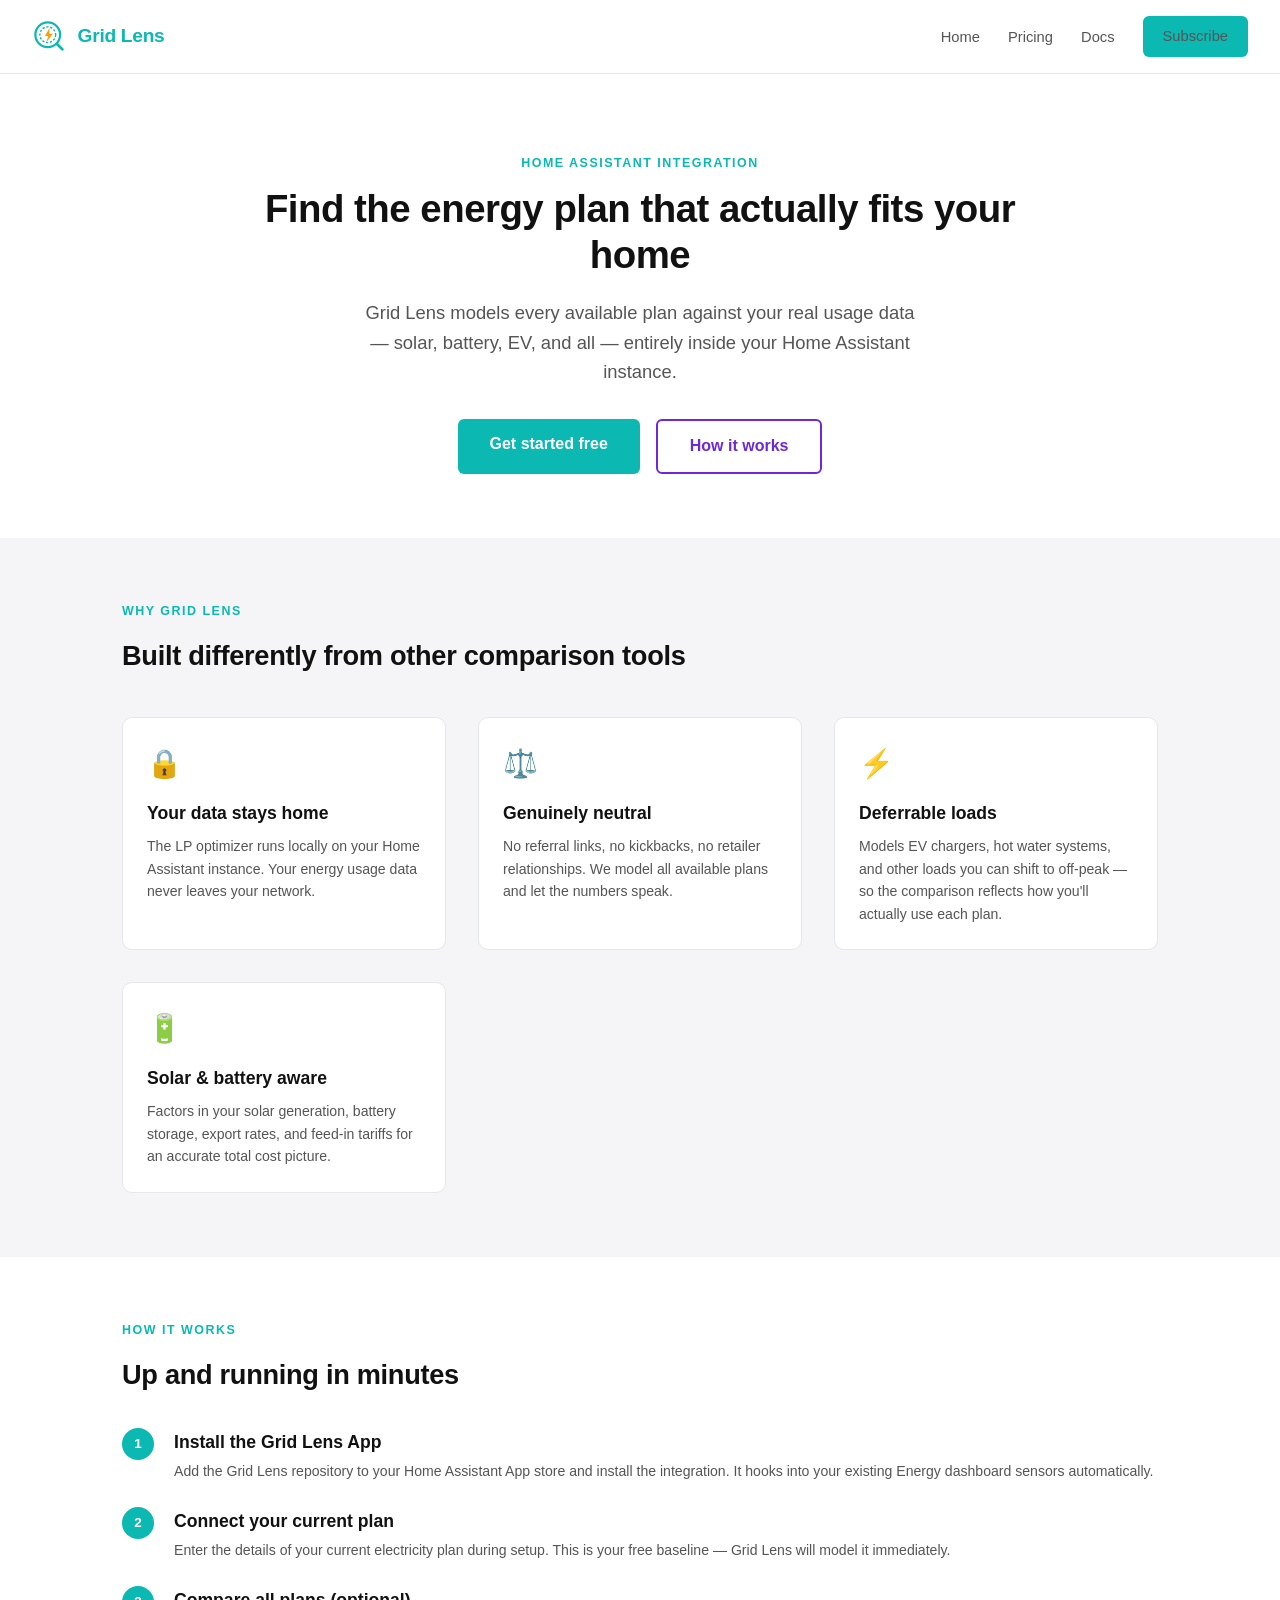
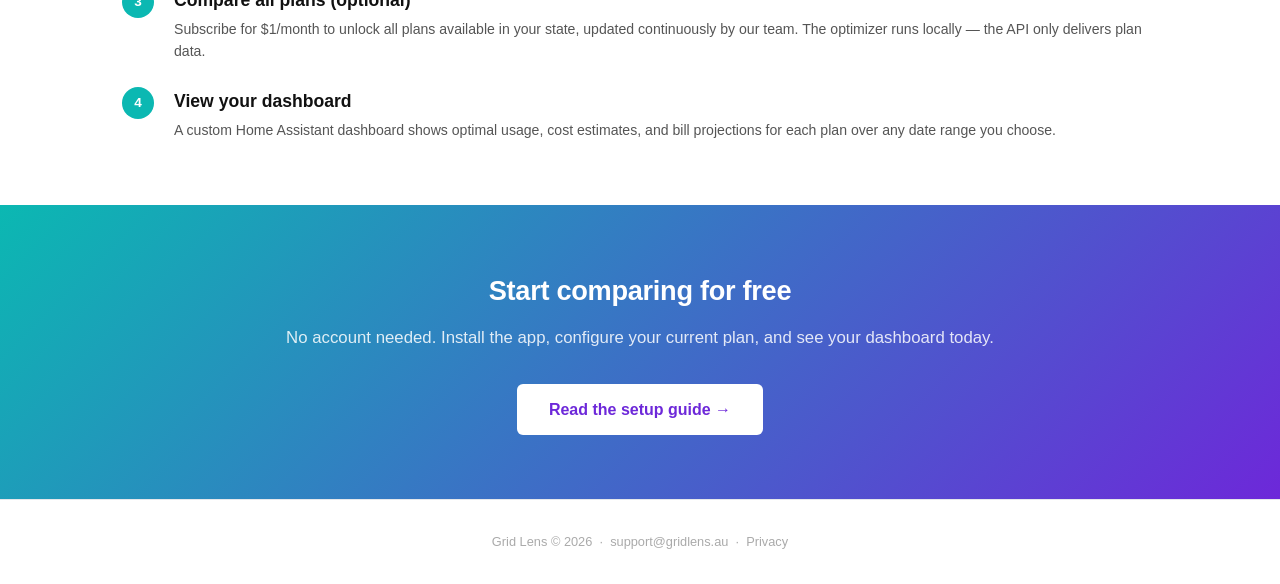
<file: web/index.html>
<!DOCTYPE html>
<html lang="en">
<head>
  <meta charset="UTF-8">
  <meta name="viewport" content="width=device-width, initial-scale=1.0">
  <title>Grid Lens — Energy Plan Comparison for Home Assistant</title>
  <meta name="description" content="Compare every electricity plan in your state using your actual usage data. Privacy-focused, runs locally in Home Assistant.">
  <link rel="stylesheet" href="style.css">
</head>
<body>

<section class="hero">
  <div class="container">
    <div class="section-label">Home Assistant Integration</div>
    <h1>Find the energy plan that actually fits your home</h1>
    <p>Grid Lens models every available plan against your real usage data — solar, battery, EV, and all — entirely inside your Home Assistant instance.</p>
    <div class="hero-actions">
      <a href="/pricing.html" class="btn btn-primary btn-lg">Get started free</a>
      <a href="/docs.html" class="btn btn-outline btn-lg">How it works</a>
    </div>
  </div>
</section>

<section class="alt">
  <div class="container">
    <div class="section-label">Why Grid Lens</div>
    <h2>Built differently from other comparison tools</h2>
    <div class="feature-grid">
      <div class="feature-card">
        <div class="icon">🔒</div>
        <h3>Your data stays home</h3>
        <p>The LP optimizer runs locally on your Home Assistant instance. Your energy usage data never leaves your network.</p>
      </div>
      <div class="feature-card">
        <div class="icon">⚖️</div>
        <h3>Genuinely neutral</h3>
        <p>No referral links, no kickbacks, no retailer relationships. We model all available plans and let the numbers speak.</p>
      </div>
      <div class="feature-card">
        <div class="icon">⚡</div>
        <h3>Deferrable loads</h3>
        <p>Models EV chargers, hot water systems, and other loads you can shift to off-peak — so the comparison reflects how you'll actually use each plan.</p>
      </div>
      <div class="feature-card">
        <div class="icon">🔋</div>
        <h3>Solar &amp; battery aware</h3>
        <p>Factors in your solar generation, battery storage, export rates, and feed-in tariffs for an accurate total cost picture.</p>
      </div>
    </div>
  </div>
</section>

<section>
  <div class="container">
    <div class="section-label">How it works</div>
    <h2>Up and running in minutes</h2>
    <div class="steps">
      <div class="step">
        <div class="step-num">1</div>
        <div class="step-body">
          <h3>Install the Grid Lens App</h3>
          <p>Add the Grid Lens repository to your Home Assistant App store and install the integration. It hooks into your existing Energy dashboard sensors automatically.</p>
        </div>
      </div>
      <div class="step">
        <div class="step-num">2</div>
        <div class="step-body">
          <h3>Connect your current plan</h3>
          <p>Enter the details of your current electricity plan during setup. This is your free baseline — Grid Lens will model it immediately.</p>
        </div>
      </div>
      <div class="step">
        <div class="step-num">3</div>
        <div class="step-body">
          <h3>Compare all plans (optional)</h3>
          <p>Subscribe for $1/month to unlock all plans available in your state, updated continuously by our team. The optimizer runs locally — the API only delivers plan data.</p>
        </div>
      </div>
      <div class="step">
        <div class="step-num">4</div>
        <div class="step-body">
          <h3>View your dashboard</h3>
          <p>A custom Home Assistant dashboard shows optimal usage, cost estimates, and bill projections for each plan over any date range you choose.</p>
        </div>
      </div>
    </div>
  </div>
</section>

<div class="cta-banner">
  <div class="container">
    <h2>Start comparing for free</h2>
    <p>No account needed. Install the app, configure your current plan, and see your dashboard today.</p>
    <a href="/docs.html" class="btn btn-white btn-lg">Read the setup guide →</a>
  </div>
</div>

<script src="nav.js"></script>
</body>
</html>
</file>
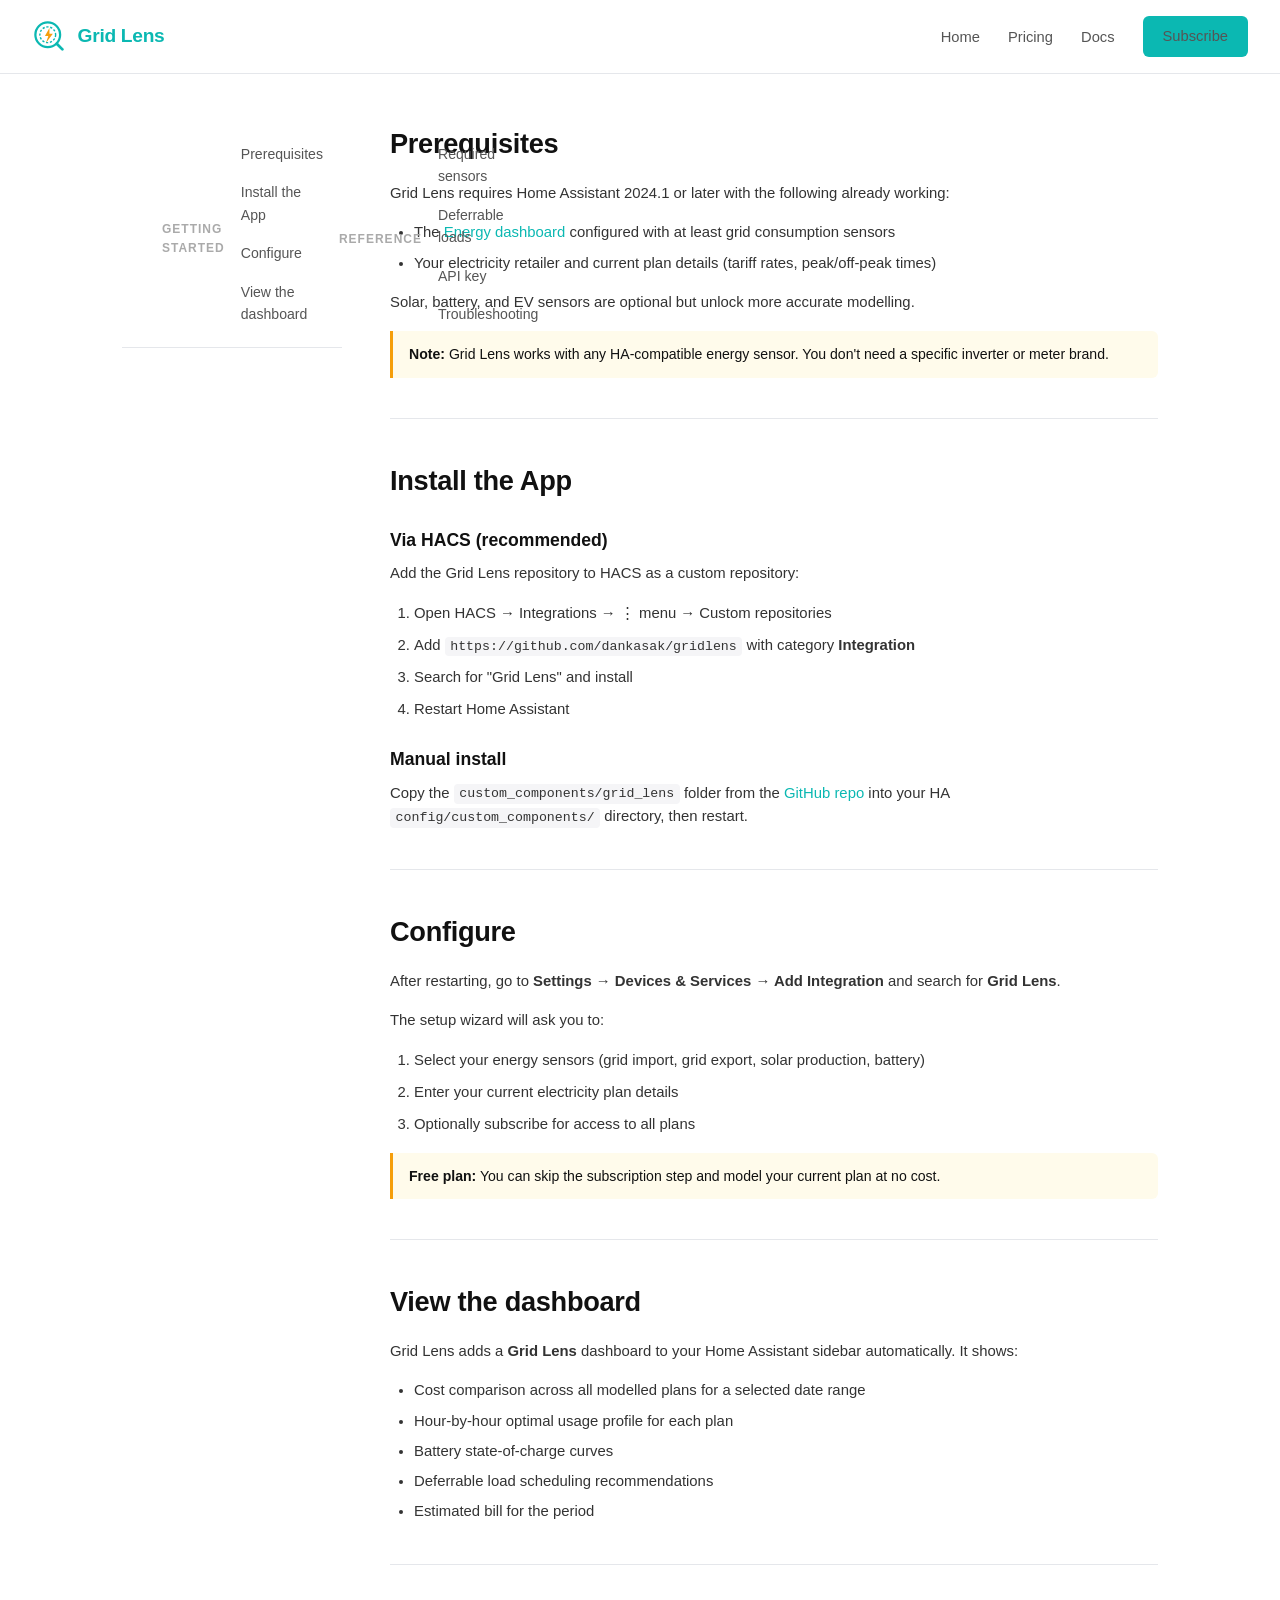
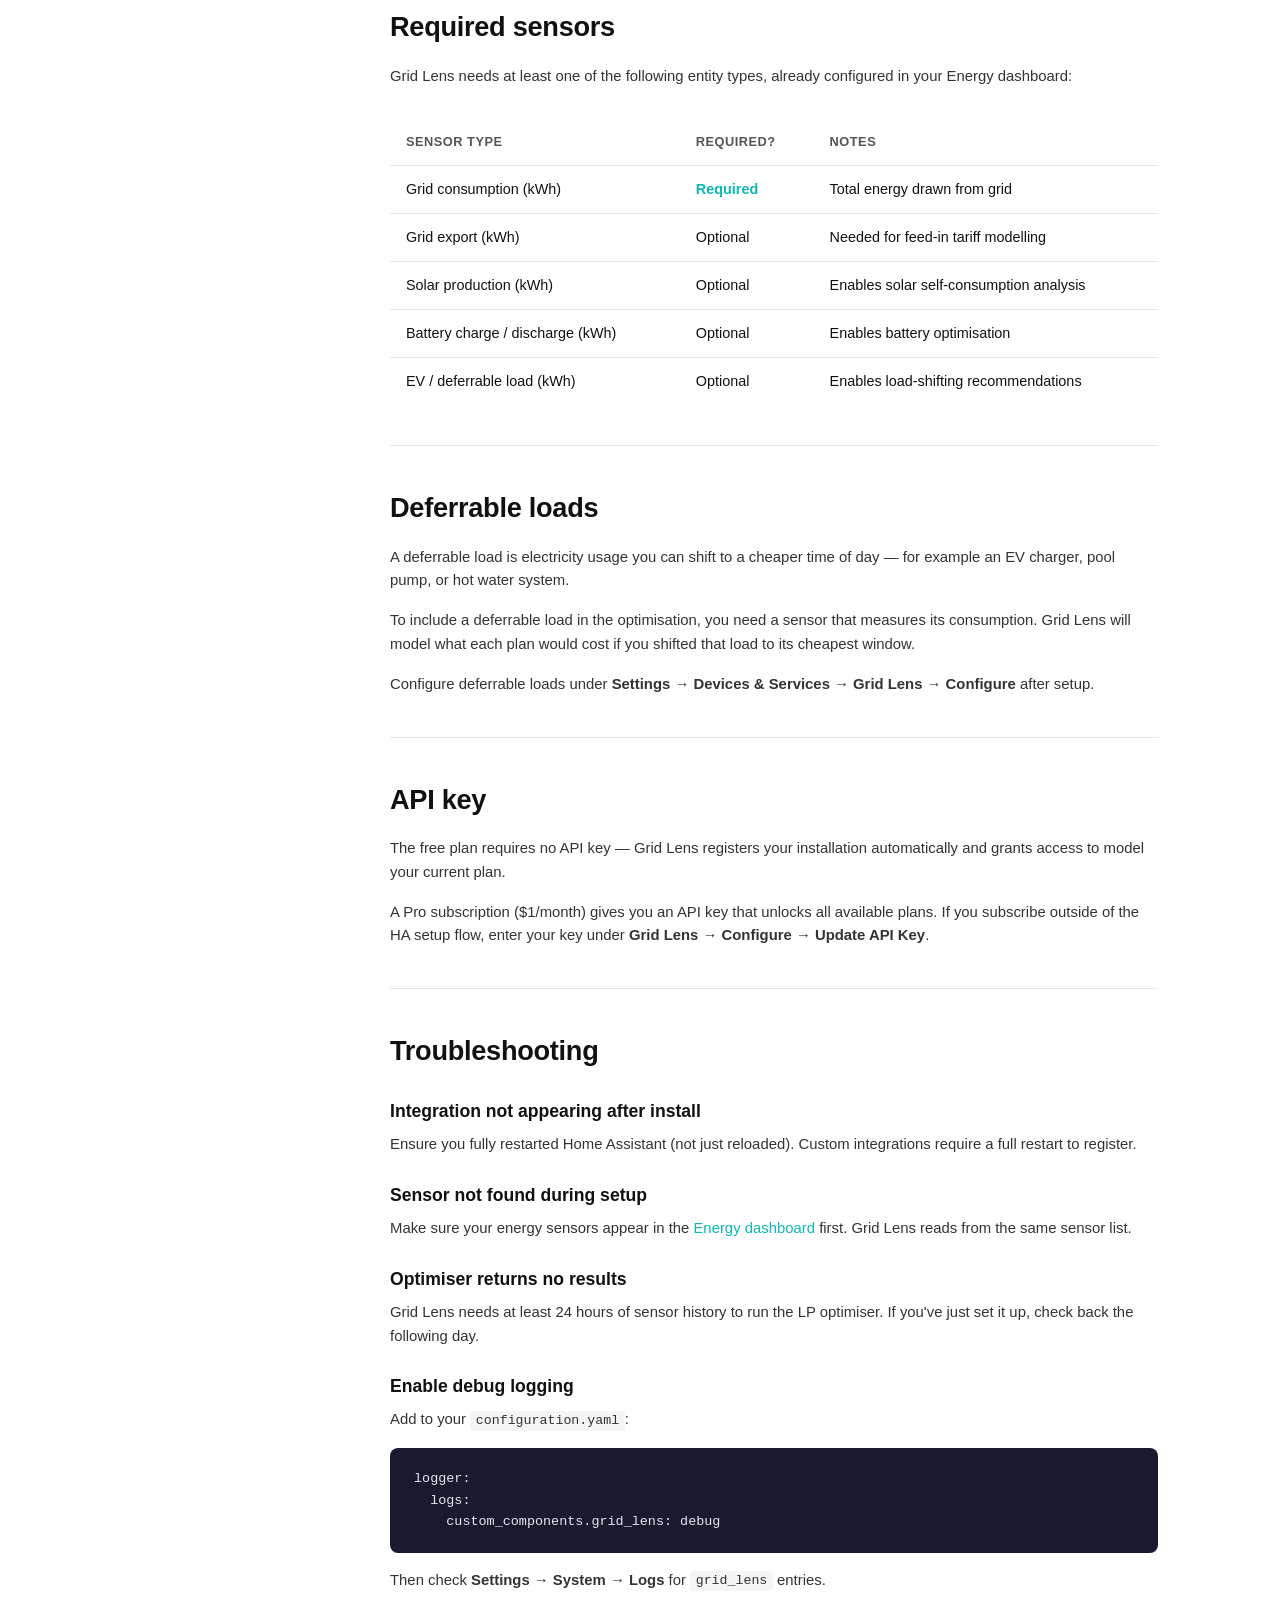
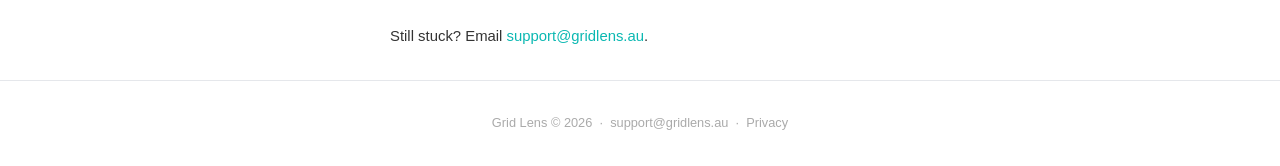
<file: web/docs.html>
<!DOCTYPE html>
<html lang="en">
<head>
  <meta charset="UTF-8">
  <meta name="viewport" content="width=device-width, initial-scale=1.0">
  <title>Docs — Grid Lens</title>
  <meta name="description" content="How to install and configure Grid Lens in Home Assistant.">
  <link rel="stylesheet" href="style.css">
</head>
<body>

<section style="padding: 3rem 0 1rem">
  <div class="container">
    <div class="docs-layout">

      <!-- Sidebar -->
      <nav class="docs-nav">
        <div class="section-title">Getting started</div>
        <ul>
          <li><a href="#prerequisites">Prerequisites</a></li>
          <li><a href="#install">Install the App</a></li>
          <li><a href="#configure">Configure</a></li>
          <li><a href="#dashboard">View the dashboard</a></li>
        </ul>
        <div class="section-title">Reference</div>
        <ul>
          <li><a href="#sensors">Required sensors</a></li>
          <li><a href="#deferrable">Deferrable loads</a></li>
          <li><a href="#api-key">API key</a></li>
          <li><a href="#troubleshoot">Troubleshooting</a></li>
        </ul>
      </nav>

      <!-- Content -->
      <div class="docs-content">

        <h2 id="prerequisites">Prerequisites</h2>
        <p>Grid Lens requires Home Assistant 2024.1 or later with the following already working:</p>
        <ul>
          <li>The <a href="https://www.home-assistant.io/dashboards/energy/" target="_blank">Energy dashboard</a> configured with at least grid consumption sensors</li>
          <li>Your electricity retailer and current plan details (tariff rates, peak/off-peak times)</li>
        </ul>
        <p>Solar, battery, and EV sensors are optional but unlock more accurate modelling.</p>
        <div class="note">
          <strong>Note:</strong> Grid Lens works with any HA-compatible energy sensor. You don't need a specific inverter or meter brand.
        </div>

        <h2 id="install">Install the App</h2>
        <h3>Via HACS (recommended)</h3>
        <p>Add the Grid Lens repository to HACS as a custom repository:</p>
        <ol style="margin: 0.75rem 0 1rem 1.5rem; font-size: 0.93rem; color: #333;">
          <li style="margin-bottom: 0.5rem">Open HACS → Integrations → ⋮ menu → Custom repositories</li>
          <li style="margin-bottom: 0.5rem">Add <code>https://github.com/dankasak/gridlens</code> with category <strong>Integration</strong></li>
          <li style="margin-bottom: 0.5rem">Search for "Grid Lens" and install</li>
          <li>Restart Home Assistant</li>
        </ol>

        <h3>Manual install</h3>
        <p>Copy the <code>custom_components/grid_lens</code> folder from the <a href="https://github.com/dankasak/gridlens" target="_blank">GitHub repo</a> into your HA <code>config/custom_components/</code> directory, then restart.</p>

        <h2 id="configure">Configure</h2>
        <p>After restarting, go to <strong>Settings → Devices &amp; Services → Add Integration</strong> and search for <strong>Grid Lens</strong>.</p>
        <p>The setup wizard will ask you to:</p>
        <ol style="margin: 0.75rem 0 1rem 1.5rem; font-size: 0.93rem; color: #333;">
          <li style="margin-bottom: 0.5rem">Select your energy sensors (grid import, grid export, solar production, battery)</li>
          <li style="margin-bottom: 0.5rem">Enter your current electricity plan details</li>
          <li style="margin-bottom: 0.5rem">Optionally subscribe for access to all plans</li>
        </ol>
        <div class="note">
          <strong>Free plan:</strong> You can skip the subscription step and model your current plan at no cost.
        </div>

        <h2 id="dashboard">View the dashboard</h2>
        <p>Grid Lens adds a <strong>Grid Lens</strong> dashboard to your Home Assistant sidebar automatically. It shows:</p>
        <ul>
          <li>Cost comparison across all modelled plans for a selected date range</li>
          <li>Hour-by-hour optimal usage profile for each plan</li>
          <li>Battery state-of-charge curves</li>
          <li>Deferrable load scheduling recommendations</li>
          <li>Estimated bill for the period</li>
        </ul>

        <h2 id="sensors">Required sensors</h2>
        <p>Grid Lens needs at least one of the following entity types, already configured in your Energy dashboard:</p>
        <table class="compare-table">
          <thead><tr><th>Sensor type</th><th>Required?</th><th>Notes</th></tr></thead>
          <tbody>
            <tr><td>Grid consumption (kWh)</td><td class="check">Required</td><td>Total energy drawn from grid</td></tr>
            <tr><td>Grid export (kWh)</td><td>Optional</td><td>Needed for feed-in tariff modelling</td></tr>
            <tr><td>Solar production (kWh)</td><td>Optional</td><td>Enables solar self-consumption analysis</td></tr>
            <tr><td>Battery charge / discharge (kWh)</td><td>Optional</td><td>Enables battery optimisation</td></tr>
            <tr><td>EV / deferrable load (kWh)</td><td>Optional</td><td>Enables load-shifting recommendations</td></tr>
          </tbody>
        </table>

        <h2 id="deferrable">Deferrable loads</h2>
        <p>A deferrable load is electricity usage you can shift to a cheaper time of day — for example an EV charger, pool pump, or hot water system.</p>
        <p>To include a deferrable load in the optimisation, you need a sensor that measures its consumption. Grid Lens will model what each plan would cost if you shifted that load to its cheapest window.</p>
        <p>Configure deferrable loads under <strong>Settings → Devices &amp; Services → Grid Lens → Configure</strong> after setup.</p>

        <h2 id="api-key">API key</h2>
        <p>The free plan requires no API key — Grid Lens registers your installation automatically and grants access to model your current plan.</p>
        <p>A Pro subscription ($1/month) gives you an API key that unlocks all available plans. If you subscribe outside of the HA setup flow, enter your key under <strong>Grid Lens → Configure → Update API Key</strong>.</p>

        <h2 id="troubleshoot">Troubleshooting</h2>
        <h3>Integration not appearing after install</h3>
        <p>Ensure you fully restarted Home Assistant (not just reloaded). Custom integrations require a full restart to register.</p>

        <h3>Sensor not found during setup</h3>
        <p>Make sure your energy sensors appear in the <a href="https://www.home-assistant.io/dashboards/energy/" target="_blank">Energy dashboard</a> first. Grid Lens reads from the same sensor list.</p>

        <h3>Optimiser returns no results</h3>
        <p>Grid Lens needs at least 24 hours of sensor history to run the LP optimiser. If you've just set it up, check back the following day.</p>

        <h3>Enable debug logging</h3>
        <p>Add to your <code>configuration.yaml</code>:</p>
        <pre><code>logger:
  logs:
    custom_components.grid_lens: debug</code></pre>
        <p>Then check <strong>Settings → System → Logs</strong> for <code>grid_lens</code> entries.</p>

        <p style="margin-top: 2rem">Still stuck? Email <a href="mailto:support@gridlens.au">support@gridlens.au</a>.</p>
      </div>
    </div>
  </div>
</section>

<script src="nav.js"></script>
</body>
</html>
</file>
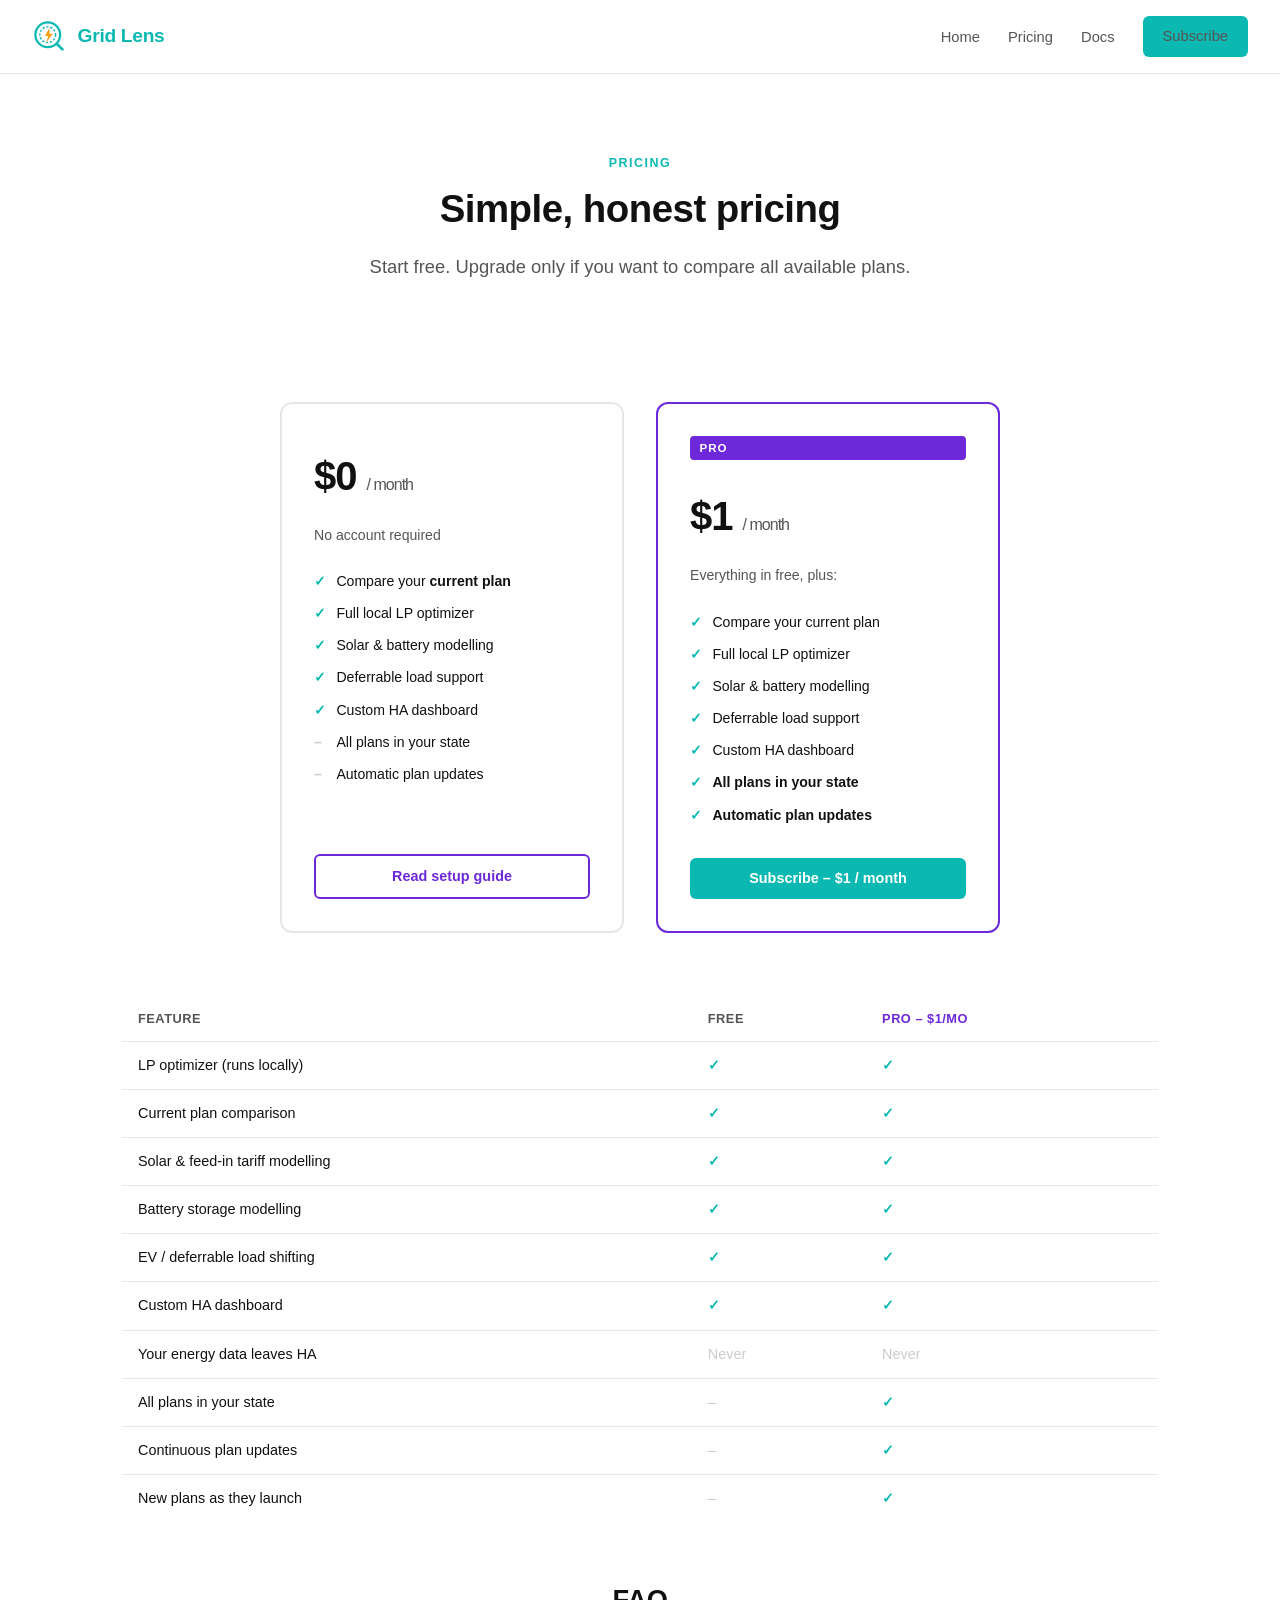
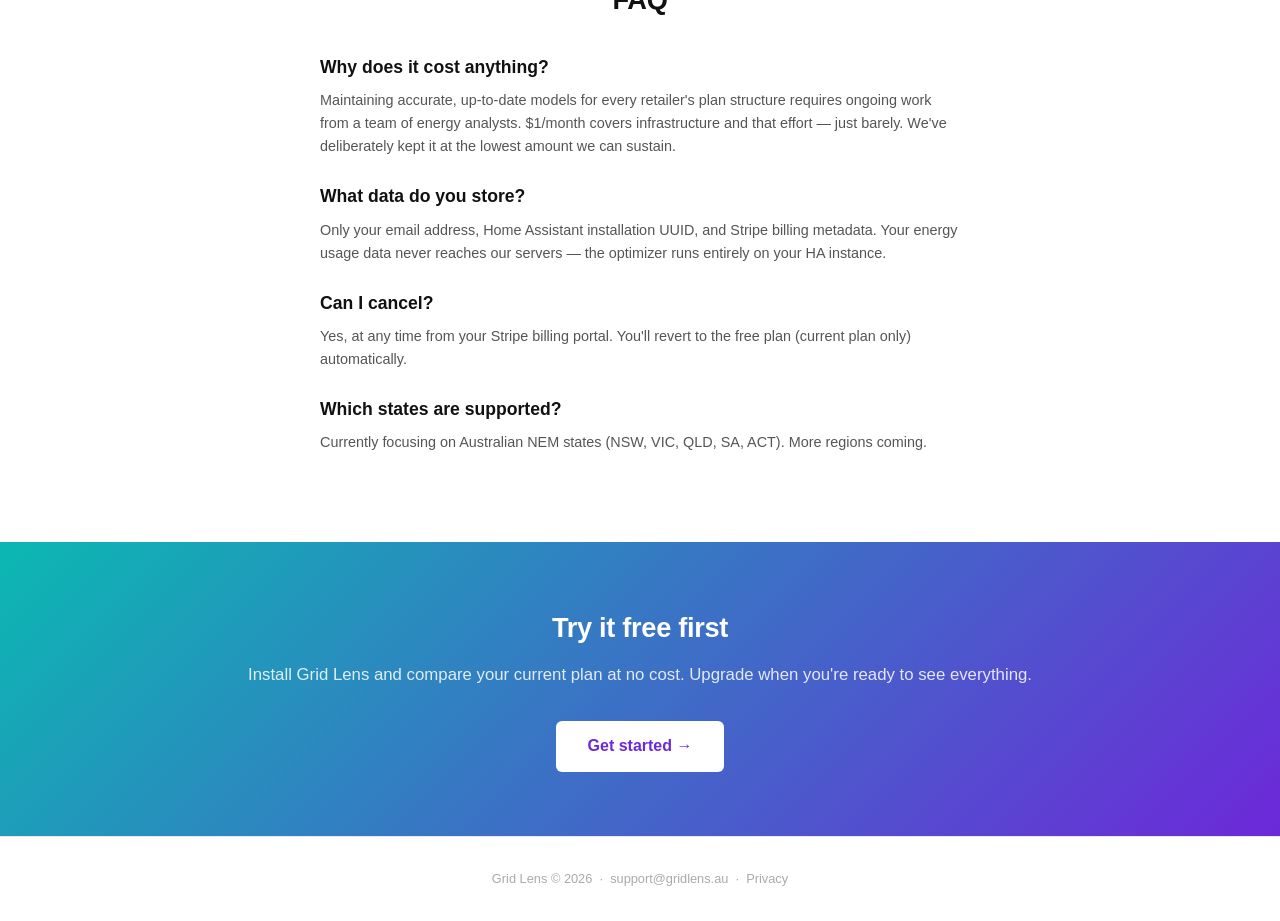
<file: web/pricing.html>
<!DOCTYPE html>
<html lang="en">
<head>
  <meta charset="UTF-8">
  <meta name="viewport" content="width=device-width, initial-scale=1.0">
  <title>Pricing — Grid Lens</title>
  <meta name="description" content="Grid Lens is free to use with your current plan. Subscribe for $1/month to compare all available plans.">
  <link rel="stylesheet" href="style.css">
</head>
<body>

<section class="hero" style="padding-bottom: 2rem">
  <div class="container">
    <div class="section-label">Pricing</div>
    <h1>Simple, honest pricing</h1>
    <p>Start free. Upgrade only if you want to compare all available plans.</p>
  </div>
</section>

<section style="padding-top: 1rem">
  <div class="container">
    <div class="pricing-grid">

      <div class="pricing-card">
        <div class="price-tag">$0 <span>/ month</span></div>
        <div class="tagline">No account required</div>
        <ul>
          <li>Compare your <strong>current plan</strong></li>
          <li>Full local LP optimizer</li>
          <li>Solar &amp; battery modelling</li>
          <li>Deferrable load support</li>
          <li>Custom HA dashboard</li>
          <li class="no">All plans in your state</li>
          <li class="no">Automatic plan updates</li>
        </ul>
        <div class="card-cta">
          <a href="/docs.html" class="btn btn-outline" style="width:100%; text-align:center; display:block">Read setup guide</a>
        </div>
      </div>

      <div class="pricing-card featured">
        <span class="badge">Pro</span>
        <div class="price-tag">$1 <span>/ month</span></div>
        <div class="tagline">Everything in free, plus:</div>
        <ul>
          <li>Compare your current plan</li>
          <li>Full local LP optimizer</li>
          <li>Solar &amp; battery modelling</li>
          <li>Deferrable load support</li>
          <li>Custom HA dashboard</li>
          <li><strong>All plans in your state</strong></li>
          <li><strong>Automatic plan updates</strong></li>
        </ul>
        <div class="card-cta">
          <a href="/subscribe.html" class="btn btn-primary" style="width:100%; text-align:center; display:block">Subscribe – $1 / month</a>
        </div>
      </div>

    </div>

    <table class="compare-table" style="margin-top: 4rem">
      <thead>
        <tr>
          <th style="width:55%">Feature</th>
          <th>Free</th>
          <th class="col-pro">Pro – $1/mo</th>
        </tr>
      </thead>
      <tbody>
        <tr><td>LP optimizer (runs locally)</td><td class="check">✓</td><td class="check">✓</td></tr>
        <tr><td>Current plan comparison</td><td class="check">✓</td><td class="check">✓</td></tr>
        <tr><td>Solar &amp; feed-in tariff modelling</td><td class="check">✓</td><td class="check">✓</td></tr>
        <tr><td>Battery storage modelling</td><td class="check">✓</td><td class="check">✓</td></tr>
        <tr><td>EV / deferrable load shifting</td><td class="check">✓</td><td class="check">✓</td></tr>
        <tr><td>Custom HA dashboard</td><td class="check">✓</td><td class="check">✓</td></tr>
        <tr><td>Your energy data leaves HA</td><td class="cross">Never</td><td class="cross">Never</td></tr>
        <tr><td>All plans in your state</td><td class="cross">–</td><td class="check">✓</td></tr>
        <tr><td>Continuous plan updates</td><td class="cross">–</td><td class="check">✓</td></tr>
        <tr><td>New plans as they launch</td><td class="cross">–</td><td class="check">✓</td></tr>
      </tbody>
    </table>

    <div style="margin-top: 3.5rem; max-width: 640px; margin-left: auto; margin-right: auto;">
      <h2 style="text-align:center; margin-bottom: 2rem">FAQ</h2>

      <h3>Why does it cost anything?</h3>
      <p style="margin-top:0.5rem; margin-bottom:1.5rem; font-size:0.9rem; color:var(--muted)">
        Maintaining accurate, up-to-date models for every retailer's plan structure requires ongoing work from a team of energy analysts. $1/month covers infrastructure and that effort — just barely. We've deliberately kept it at the lowest amount we can sustain.
      </p>

      <h3>What data do you store?</h3>
      <p style="margin-top:0.5rem; margin-bottom:1.5rem; font-size:0.9rem; color:var(--muted)">
        Only your email address, Home Assistant installation UUID, and Stripe billing metadata. Your energy usage data never reaches our servers — the optimizer runs entirely on your HA instance.
      </p>

      <h3>Can I cancel?</h3>
      <p style="margin-top:0.5rem; margin-bottom:1.5rem; font-size:0.9rem; color:var(--muted)">
        Yes, at any time from your Stripe billing portal. You'll revert to the free plan (current plan only) automatically.
      </p>

      <h3>Which states are supported?</h3>
      <p style="margin-top:0.5rem; margin-bottom:1.5rem; font-size:0.9rem; color:var(--muted)">
        Currently focusing on Australian NEM states (NSW, VIC, QLD, SA, ACT). More regions coming.
      </p>
    </div>
  </div>
</section>

<div class="cta-banner">
  <div class="container">
    <h2>Try it free first</h2>
    <p>Install Grid Lens and compare your current plan at no cost. Upgrade when you're ready to see everything.</p>
    <a href="/docs.html" class="btn btn-white btn-lg">Get started →</a>
  </div>
</div>

<script src="nav.js"></script>
</body>
</html>
</file>
<file: web/style.css>
*, *::before, *::after { box-sizing: border-box; margin: 0; padding: 0; }

:root {
  --teal:   #0bb8b2;
  --teal-d: #09a09a;
  --purple: #6d28d9;
  --amber:  #f59e0b;
  --text:   #111;
  --muted:  #555;
  --light:  #f5f5f7;
  --border: #e5e7eb;
}

body {
  font-family: -apple-system, BlinkMacSystemFont, "Segoe UI", Roboto, Arial, sans-serif;
  color: var(--text);
  background: #fff;
  line-height: 1.6;
}

a { color: var(--teal); text-decoration: none; }
a:hover { text-decoration: underline; }

/* ── Nav ── */
nav {
  display: flex;
  align-items: center;
  justify-content: space-between;
  padding: 1rem 2rem;
  border-bottom: 1px solid var(--border);
  position: sticky;
  top: 0;
  background: #fff;
  z-index: 100;
}

.nav-logo {
  display: flex;
  align-items: center;
  gap: 0.6rem;
  text-decoration: none;
}
.nav-logo svg { width: 36px; height: 36px; }
.nav-logo .brand { font-size: 1.2rem; font-weight: 700; color: var(--teal); letter-spacing: -0.3px; }

.nav-links {
  display: flex;
  align-items: center;
  gap: 1.75rem;
  list-style: none;
}
.nav-links a { font-size: 0.92rem; color: var(--muted); font-weight: 500; }
.nav-links a:hover { color: var(--text); text-decoration: none; }

.btn { display: inline-block; padding: 0.55rem 1.25rem; border-radius: 6px; font-weight: 700; font-size: 0.9rem; cursor: pointer; border: none; transition: background 0.15s; }
.btn-primary { background: var(--teal); color: #fff; }
.btn-primary:hover { background: var(--teal-d); text-decoration: none; }
.btn-outline { background: transparent; color: var(--purple); border: 2px solid var(--purple); }
.btn-outline:hover { background: var(--purple); color: #fff; text-decoration: none; }
.btn-lg { padding: 0.8rem 2rem; font-size: 1rem; }

/* ── Page sections ── */
.container { max-width: 1100px; margin: 0 auto; padding: 0 2rem; }

section { padding: 4rem 0; }
section.alt { background: var(--light); }

h1 { font-size: 2.4rem; font-weight: 800; line-height: 1.2; letter-spacing: -0.5px; }
h2 { font-size: 1.7rem; font-weight: 700; letter-spacing: -0.3px; }
h3 { font-size: 1.1rem; font-weight: 700; }

.section-label {
  font-size: 0.78rem;
  font-weight: 700;
  letter-spacing: 1.5px;
  text-transform: uppercase;
  color: var(--teal);
  margin-bottom: 0.75rem;
}

/* ── Hero ── */
.hero { padding: 5rem 0 4rem; text-align: center; }
.hero h1 { max-width: 780px; margin: 0 auto 1.25rem; }
.hero p { font-size: 1.15rem; color: var(--muted); max-width: 560px; margin: 0 auto 2rem; }
.hero-actions { display: flex; gap: 1rem; justify-content: center; flex-wrap: wrap; }

/* ── Feature grid ── */
.feature-grid {
  display: grid;
  grid-template-columns: repeat(auto-fit, minmax(240px, 1fr));
  gap: 2rem;
  margin-top: 2.5rem;
}

.feature-card {
  background: #fff;
  border: 1px solid var(--border);
  border-radius: 10px;
  padding: 1.5rem;
}
.feature-card .icon { font-size: 1.75rem; margin-bottom: 0.75rem; }
.feature-card h3 { margin-bottom: 0.5rem; }
.feature-card p { font-size: 0.88rem; color: var(--muted); line-height: 1.6; }

/* ── Steps ── */
.steps { display: flex; flex-direction: column; gap: 1.5rem; margin-top: 2rem; }
.step { display: flex; gap: 1.25rem; align-items: flex-start; }
.step-num {
  flex-shrink: 0;
  width: 2rem; height: 2rem;
  background: var(--teal);
  color: #fff;
  border-radius: 50%;
  display: flex; align-items: center; justify-content: center;
  font-weight: 700; font-size: 0.85rem;
}
.step-body h3 { margin-bottom: 0.25rem; }
.step-body p { font-size: 0.88rem; color: var(--muted); }

/* ── Pricing cards ── */
.pricing-grid {
  display: grid;
  grid-template-columns: repeat(auto-fit, minmax(280px, 1fr));
  gap: 2rem;
  margin-top: 2.5rem;
  max-width: 720px;
  margin-left: auto;
  margin-right: auto;
}

.pricing-card {
  border: 2px solid var(--border);
  border-radius: 12px;
  padding: 2rem;
  display: flex;
  flex-direction: column;
  gap: 0.5rem;
}
.pricing-card.featured { border-color: var(--purple); }
.pricing-card .badge {
  display: inline-block;
  background: var(--purple);
  color: #fff;
  font-size: 0.72rem;
  font-weight: 700;
  letter-spacing: 1px;
  text-transform: uppercase;
  padding: 0.2rem 0.6rem;
  border-radius: 4px;
  margin-bottom: 0.5rem;
}
.pricing-card .price-tag { font-size: 2.5rem; font-weight: 800; letter-spacing: -1px; margin: 0.5rem 0; }
.pricing-card .price-tag span { font-size: 1rem; font-weight: 400; color: var(--muted); }
.pricing-card .tagline { font-size: 0.88rem; color: var(--muted); margin-bottom: 1rem; }
.pricing-card ul { list-style: none; display: flex; flex-direction: column; gap: 0.6rem; flex: 1; }
.pricing-card ul li { font-size: 0.88rem; padding-left: 1.4rem; position: relative; }
.pricing-card ul li::before { content: "✓"; position: absolute; left: 0; color: var(--teal); font-weight: 700; }
.pricing-card ul li.no::before { content: "–"; color: #ccc; }
.pricing-card .card-cta { margin-top: 1.5rem; }

/* ── Comparison table ── */
.compare-table { width: 100%; border-collapse: collapse; margin-top: 2rem; font-size: 0.9rem; }
.compare-table th, .compare-table td { padding: 0.75rem 1rem; text-align: left; border-bottom: 1px solid var(--border); }
.compare-table th { font-weight: 700; color: var(--muted); font-size: 0.8rem; text-transform: uppercase; letter-spacing: 0.5px; }
.compare-table tr:last-child td { border-bottom: none; }
.compare-table .check { color: var(--teal); font-weight: 700; }
.compare-table .cross { color: #ccc; }
.compare-table .col-pro { color: var(--purple); font-weight: 700; }

/* ── Docs ── */
.docs-layout { display: grid; grid-template-columns: 220px 1fr; gap: 3rem; align-items: start; }
.docs-nav { position: sticky; top: 5rem; }
.docs-nav ul { list-style: none; display: flex; flex-direction: column; gap: 0.4rem; }
.docs-nav a { font-size: 0.88rem; color: var(--muted); padding: 0.3rem 0.5rem; border-radius: 4px; display: block; }
.docs-nav a:hover, .docs-nav a.active { color: var(--teal); background: var(--light); text-decoration: none; }
.docs-nav .section-title { font-size: 0.75rem; font-weight: 700; text-transform: uppercase; letter-spacing: 1px; color: #aaa; margin: 1rem 0 0.4rem; padding: 0 0.5rem; }

.docs-content { min-width: 0; }
.docs-content h2 { margin: 2.5rem 0 1rem; padding-top: 2.5rem; border-top: 1px solid var(--border); }
.docs-content h2:first-child { margin-top: 0; padding-top: 0; border-top: none; }
.docs-content h3 { margin: 1.5rem 0 0.5rem; }
.docs-content p { margin-bottom: 1rem; font-size: 0.93rem; color: #333; }
.docs-content ul { margin: 0.75rem 0 1rem 1.5rem; }
.docs-content li { font-size: 0.93rem; color: #333; margin-bottom: 0.4rem; }
.docs-content code {
  font-family: "SF Mono", "Fira Code", monospace;
  font-size: 0.83rem;
  background: var(--light);
  padding: 0.15rem 0.35rem;
  border-radius: 4px;
}
.docs-content pre {
  background: #1a1a2e;
  color: #e2e8f0;
  padding: 1.25rem 1.5rem;
  border-radius: 8px;
  overflow-x: auto;
  margin: 1rem 0;
  font-size: 0.84rem;
  font-family: "SF Mono", "Fira Code", monospace;
  line-height: 1.6;
}
.docs-content pre code { background: none; padding: 0; font-size: inherit; }

.note {
  background: #fffbeb;
  border-left: 3px solid var(--amber);
  padding: 0.75rem 1rem;
  border-radius: 0 6px 6px 0;
  font-size: 0.88rem;
  margin: 1rem 0;
}

/* ── CTA banner ── */
.cta-banner {
  text-align: center;
  padding: 4rem 2rem;
  background: linear-gradient(135deg, #0bb8b2 0%, #6d28d9 100%);
  color: #fff;
}
.cta-banner h2 { color: #fff; margin-bottom: 0.75rem; }
.cta-banner p { color: rgba(255,255,255,0.85); margin-bottom: 2rem; font-size: 1.05rem; }
.btn-white { background: #fff; color: var(--purple); }
.btn-white:hover { background: #f0e6ff; text-decoration: none; }

/* ── Footer ── */
footer {
  border-top: 1px solid var(--border);
  padding: 2rem;
  text-align: center;
  font-size: 0.8rem;
  color: #aaa;
}
footer a { color: #aaa; }
footer a:hover { color: var(--teal); }

/* ── Responsive ── */
@media (max-width: 768px) {
  h1 { font-size: 1.8rem; }
  h2 { font-size: 1.35rem; }
  nav { padding: 0.75rem 1rem; }
  .nav-links { gap: 1rem; }
  .container { padding: 0 1rem; }
  section { padding: 2.5rem 0; }
  .docs-layout { grid-template-columns: 1fr; }
  .docs-nav { position: static; display: none; }
}
</file>
